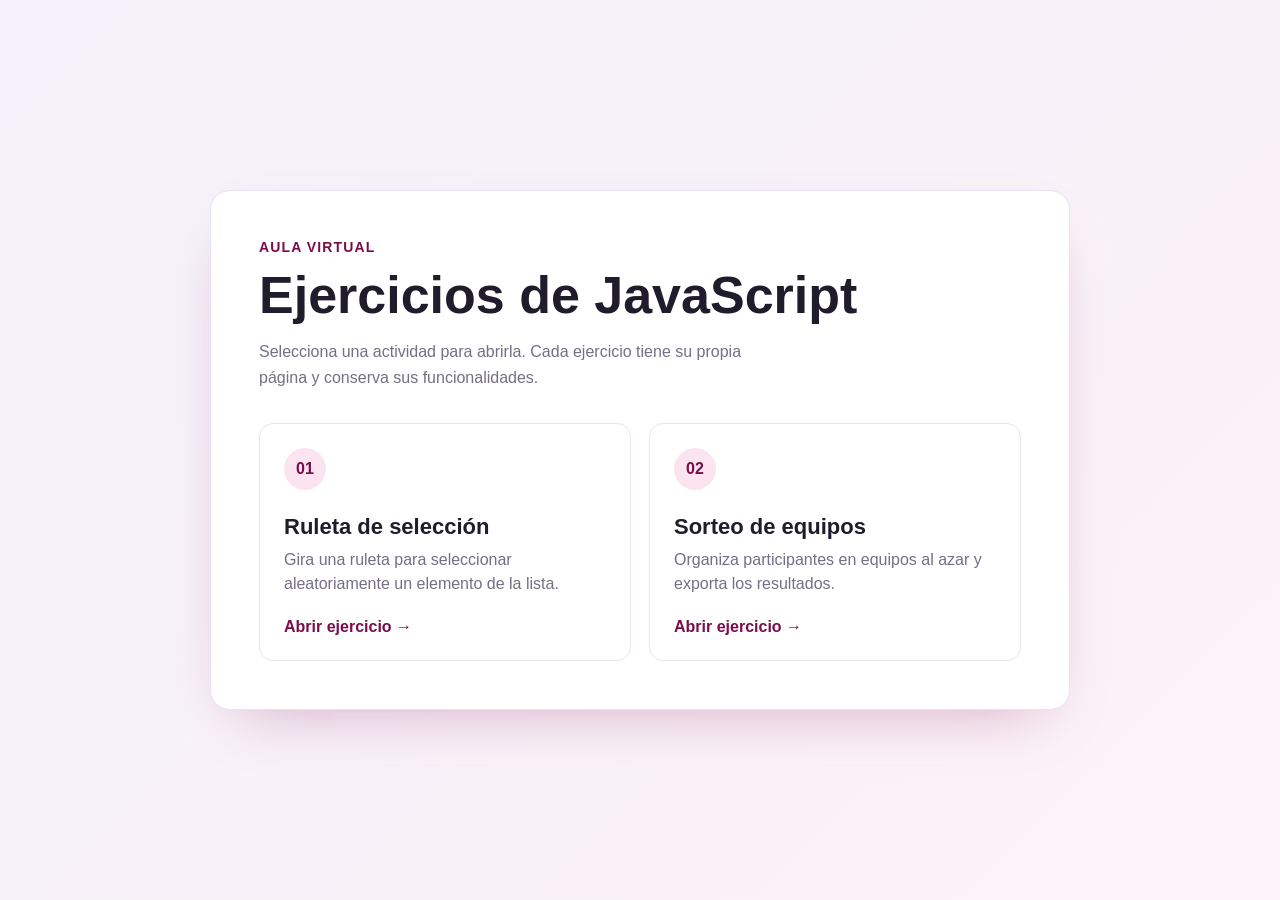
<file: index.html>
<!doctype html>
<html lang="es">
  <head>
    <meta charset="UTF-8" />
    <meta name="viewport" content="width=device-width, initial-scale=1.0" />

    <title>Aula Virtual - Ejercicios</title>

    <style>
      :root {
        --ink: #201c2b;
        --muted: #756e85;
        --accent: #7a0d4a;
        --accent-light: #fbe4f0;
        --border: #e8e3f2;
      }

      * { box-sizing: border-box; }

      body {
        margin: 0;
        min-height: 100vh;
        display: grid;
        place-items: center;
        padding: 32px 16px;
        background: linear-gradient(135deg, #f4f1fa, #fdf2f8);
        color: var(--ink);
        font-family: Arial, Helvetica, sans-serif;
      }

      .menu {
        width: min(860px, 100%);
        padding: 48px;
        background: #fff;
        border: 1px solid var(--border);
        border-radius: 20px;
        box-shadow: 0 24px 60px -30px rgba(122, 13, 74, .35);
      }

      .eyebrow {
        margin: 0 0 10px;
        color: var(--accent);
        font-size: 14px;
        font-weight: 700;
        letter-spacing: .08em;
        text-transform: uppercase;
      }

      h1 { margin: 0; font-size: clamp(32px, 6vw, 52px); }
      .intro { max-width: 58ch; margin: 14px 0 32px; color: var(--muted); line-height: 1.6; }

      .ejercicios {
        display: grid;
        grid-template-columns: repeat(2, minmax(0, 1fr));
        gap: 18px;
      }

      .ejercicio {
        display: flex;
        min-height: 190px;
        flex-direction: column;
        justify-content: space-between;
        padding: 24px;
        border: 1px solid var(--border);
        border-radius: 14px;
        color: inherit;
        text-decoration: none;
        transition: transform .15s ease, border-color .15s ease, box-shadow .15s ease;
      }

      .ejercicio:hover, .ejercicio:focus-visible {
        border-color: var(--accent);
        box-shadow: 0 14px 28px -18px rgba(122, 13, 74, .6);
        transform: translateY(-3px);
      }

      .numero {
        display: inline-grid;
        width: 42px;
        height: 42px;
        place-items: center;
        border-radius: 50%;
        background: var(--accent-light);
        color: var(--accent);
        font-weight: 700;
      }

      h2 { margin: 24px 0 8px; font-size: 22px; }
      .ejercicio p { margin: 0; color: var(--muted); line-height: 1.5; }
      .abrir { margin-top: 22px; color: var(--accent); font-weight: 700; }

      @media (max-width: 620px) {
        .menu { padding: 32px 22px; }
        .ejercicios { grid-template-columns: 1fr; }
      }
    </style>
  </head>

  <body>
    <main class="menu">
      <p class="eyebrow">Aula virtual</p>
      <h1>Ejercicios de JavaScript</h1>
      <p class="intro">Selecciona una actividad para abrirla. Cada ejercicio tiene su propia página y conserva sus funcionalidades.</p>

      <section class="ejercicios" aria-label="Lista de ejercicios">
        <a class="ejercicio" href="ejercicio01.html">
          <div>
            <span class="numero">01</span>
            <h2>Ruleta de selección</h2>
            <p>Gira una ruleta para seleccionar aleatoriamente un elemento de la lista.</p>
          </div>
          <span class="abrir">Abrir ejercicio →</span>
        </a>

        <a class="ejercicio" href="page02.html">
          <div>
            <span class="numero">02</span>
            <h2>Sorteo de equipos</h2>
            <p>Organiza participantes en equipos al azar y exporta los resultados.</p>
          </div>
          <span class="abrir">Abrir ejercicio →</span>
        </a>
      </section>
    </main>
  </body>
</html>
</file>
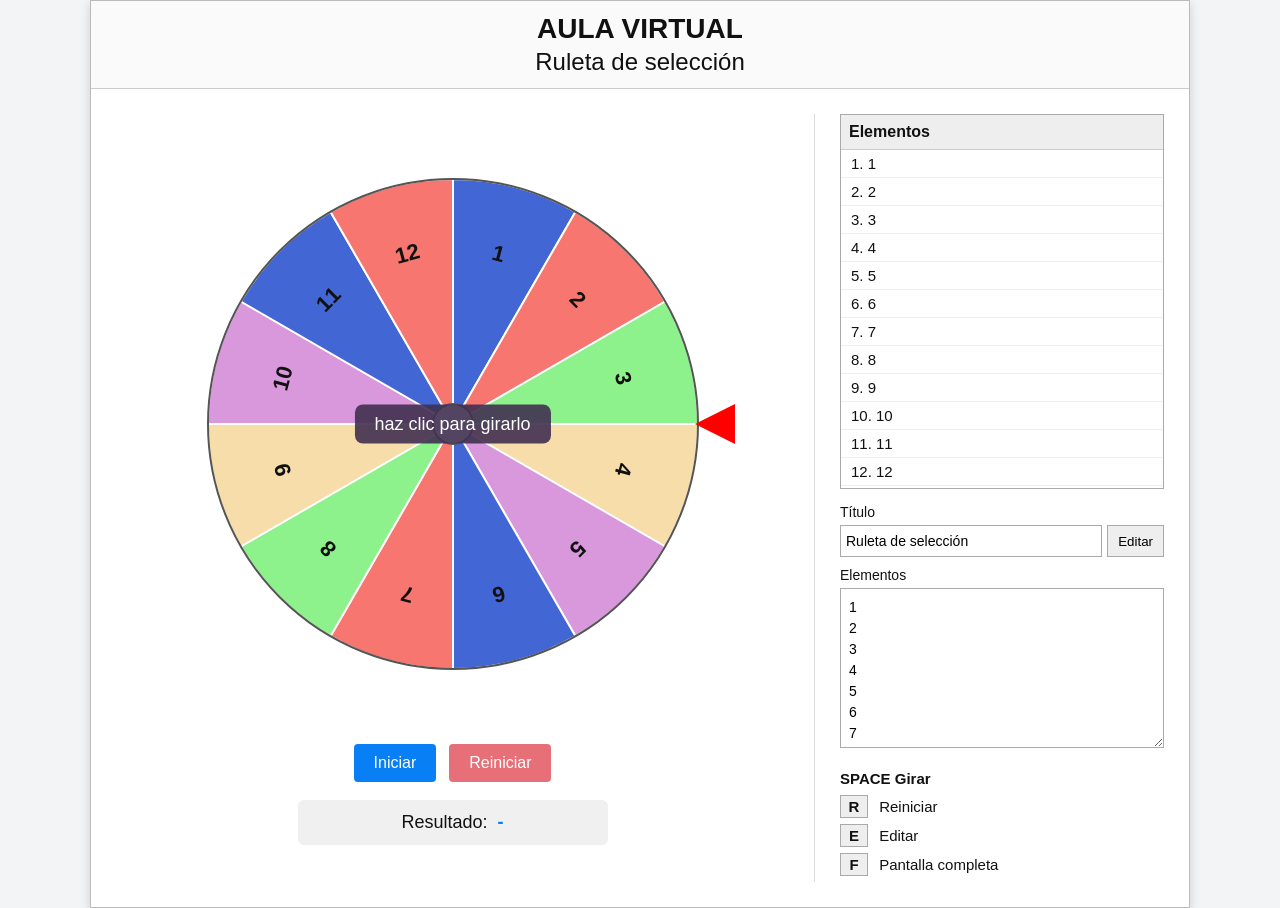
<file: ejercicio01.html>
<!doctype html>
<html lang="es">
  <head>
    <meta charset="UTF-8" />
    <meta name="viewport" content="width=device-width, initial-scale=1.0" />

    <title>Aula Virtual - Ruleta</title>

    <link rel="stylesheet" href="style.css" />
  </head>

  <body>
    <main class="contenedor">
      <header>
        <h1>AULA VIRTUAL</h1>

        <h2 id="tituloPrincipal">Ruleta de selección</h2>
      </header>

      <section class="contenido">
        <div class="zona-ruleta">
          <div class="ruleta-contenedor">
            <canvas id="ruleta" width="500" height="500"> </canvas>

            <div class="puntero"></div>

            <div class="mensaje-ruleta" id="mensajeRuleta">
              haz clic para girarlo
            </div>
          </div>

          <div class="controles">
            <button id="btnIniciar" class="btn iniciar">Iniciar</button>

            <button id="btnReiniciar" class="btn reiniciar">Reiniciar</button>
          </div>

          <div class="resultado">
            <span> Resultado: </span>

            <strong id="resultado"> - </strong>
          </div>
        </div>

        <aside class="panel-derecho">
          <div class="lista">
            <h3>Elementos</h3>

            <div id="listaElementos"></div>
          </div>

          <div class="edicion" id="panelEdicion">
            <label for="titulo"> Título </label>

            <div class="fila-titulo">
              <input type="text" id="titulo" value="Ruleta de selección" />

              <button id="btnEditarTitulo">Editar</button>
            </div>

            <label for="elementos"> Elementos </label>

            <textarea id="elementos" spellcheck="false"> </textarea>
          </div>

          <div class="atajos">
            <h3>SPACE Girar</h3>

            <p>
              <b>R</b>
              Reiniciar
            </p>

            <p>
              <b>E</b>
              Editar
            </p>

            <p>
              <b>F</b>
              Pantalla completa
            </p>
          </div>
        </aside>
      </section>
    </main>

    <script src="script.js"></script>
  </body>
</html>
</file>
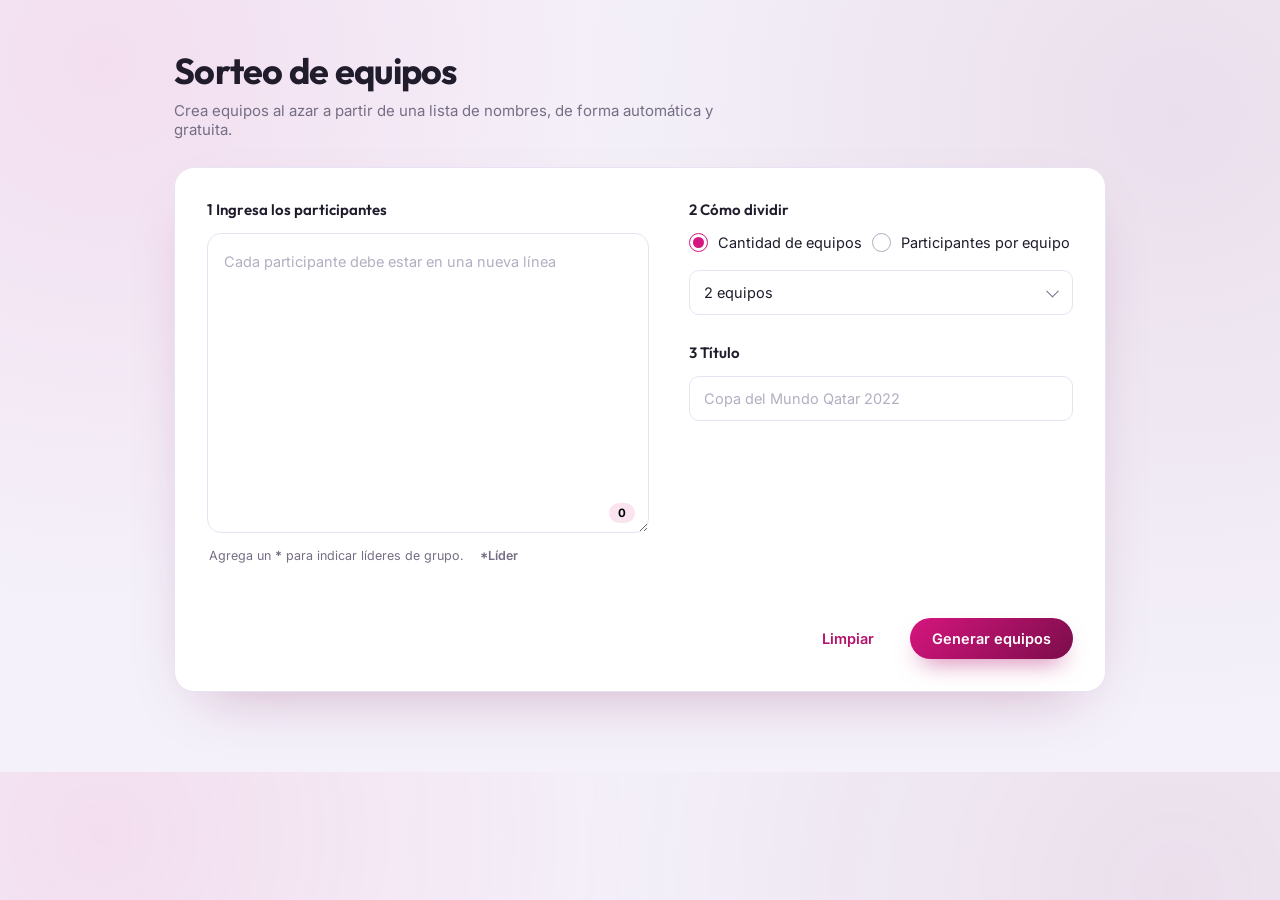
<file: page02.html>
<!doctype html>
<html lang="es">
  <head>
    <meta charset="UTF-8" />
    <meta name="viewport" content="width=device-width, initial-scale=1.0" />
    <title>Sorteo de Equipos</title>
    <link rel="preconnect" href="https://fonts.googleapis.com" />
    <link rel="preconnect" href="https://fonts.gstatic.com" crossorigin />
    <link
      href="https://fonts.googleapis.com/css2?family=Outfit:wght@500;600;700;800&family=Inter:wght@400;500;600&display=swap"
      rel="stylesheet"
    />
    <link rel="stylesheet" href="style02.css" />
  </head>

  <body>
    <div class="page">
      <section id="configScreen" class="screen">
        <header class="page-header">
          <h1>Sorteo de equipos</h1>
          <p class="page-subtitle">
            Crea equipos al azar a partir de una lista de nombres, de forma
            automática y gratuita.
          </p>
        </header>

        <div class="card">
          <div class="card-grid">
            <div class="col">
              <h2 class="col-title">
                1 Ingresa los participantes
              </h2>
              <div class="textarea-wrap">
                <textarea
                  id="participantsInput"
                  maxlength="5100"
                  placeholder="Cada participante debe estar en una nueva línea"
                ></textarea>
                <span id="participantsCount" class="counter">0</span>
              </div>
              <p class="hint">
                Agrega un <strong>*</strong> para indicar líderes de grupo.
                <span class="hint-leader">*Líder</span>
              </p>
              <p class="error" id="participantsError"></p>
            </div>

            <div class="col">
              <h2 class="col-title">
                2 Cómo dividir
              </h2>
              <div class="radio-group">
                <label class="radio">
                  <input
                    type="radio"
                    name="divideMode"
                    value="equipos"
                    id="modeEquipos"
                    checked
                  />
                  <span class="radio-dot"></span>
                  Cantidad de equipos
                </label>
                <label class="radio">
                  <input
                    type="radio"
                    name="divideMode"
                    value="participantes"
                    id="modeParticipantes"
                  />
                  <span class="radio-dot"></span>
                  Participantes por equipo
                </label>
              </div>

              <div class="select-wrap">
                <select id="divideSelect"></select>
              </div>

              <h2 class="col-title col-title-spaced">
                3 Título
              </h2>
              <input
                type="text"
                id="titleInput"
                class="text-input"
                placeholder="Copa del Mundo Qatar 2022"
                maxlength="60"
              />
            </div>
          </div>

          <div class="card-footer">
            <button id="clearBtn" class="btn btn-ghost">Limpiar</button>
            <button id="generateBtn" class="btn btn-primary">
              Generar equipos
            </button>
          </div>
        </div>
      </section>

      <section id="resultsScreen" class="screen hidden">
        <header class="page-header">
          <h1 id="resultsTitle">Resultado del sorteo</h1>
          <button id="backBtn" class="btn btn-text">← Nuevo sorteo</button>
        </header>

        <div id="teamsContainer" class="teams-grid"></div>

        <div class="results-footer">
          <button id="downloadBtn" class="btn btn-outline">
            <svg viewBox="0 0 24 24" width="18" height="18">
              <path
                fill="currentColor"
                d="M12 16l-5-5h3V4h4v7h3l-5 5zm-7 2h14v2H5v-2z"
              />
            </svg>
            Descargar JPG
          </button>
          <button id="copyImageBtn" class="btn btn-outline">
            <svg viewBox="0 0 24 24" width="18" height="18">
              <path
                fill="currentColor"
                d="M16 1H4a2 2 0 0 0-2 2v14h2V3h12V1zm3 4H8a2 2 0 0 0-2 2v14a2 2 0 0 0 2 2h11a2 2 0 0 0 2-2V7a2 2 0 0 0-2-2zm0 16H8V7h11v14z"
              />
            </svg>
            Copiar al portapapeles
          </button>
          <button id="copyColumnsBtn" class="btn btn-primary">
            <svg viewBox="0 0 24 24" width="18" height="18">
              <path
                fill="currentColor"
                d="M3 3h8v8H3V3zm10 0h8v8h-8V3zM3 13h8v8H3v-8zm10 0h8v8h-8v-8z"
              />
            </svg>
            Copiar equipos en columnas
          </button>
        </div>
        <p class="copy-feedback" id="copyFeedback"></p>
      </section>
    </div>

    <canvas id="renderCanvas" class="hidden-canvas"></canvas>

    <script src="main02.js"></script>
  </body>
</html>
</file>
<file: style.css>
* {
  margin: 0;
  padding: 0;
  box-sizing: border-box;
}

body {
  font-family: Arial, Helvetica, sans-serif;
  background: #f3f4f6;
  color: #111;
  min-height: 100vh;
}

.contenedor {
  width: 1100px;
  max-width: 95%;

  min-height: 700px;

  margin: 0 auto;

  background: white;

  border: 1px solid #bbb;

  box-shadow: 0 3px 10px rgba(0, 0, 0, 0.15);
}

header {
  height: 88px;

  display: flex;
  flex-direction: column;

  justify-content: center;
  align-items: center;

  border-bottom: 1px solid #ccc;

  background: #fafafa;
}

header h1 {
  font-size: 28px;
  margin-bottom: 3px;
}

header h2 {
  font-size: 24px;
  font-weight: normal;
}

.contenido {
  display: flex;

  gap: 25px;

  padding: 25px;
}

.zona-ruleta {
  flex: 1;

  display: flex;
  flex-direction: column;

  align-items: center;
}

.ruleta-contenedor {
  position: relative;

  width: 620px;
  height: 620px;

  max-width: 100%;

  display: flex;

  justify-content: center;
  align-items: center;
}

#ruleta {
  width: 500px;
  height: 500px;

  display: block;

  border-radius: 50%;

  transform: rotate(0deg);

  transition: transform 4s cubic-bezier(0.12, 0.75, 0.18, 1);
}

.puntero {
  position: absolute;

  right: 28px;

  top: 50%;

  transform: translateY(-50%);

  width: 0;
  height: 0;

  border-top: 20px solid transparent;

  border-bottom: 20px solid transparent;

  border-right: 40px solid red;

  z-index: 10;
}

.mensaje-ruleta {
  position: absolute;

  top: 50%;
  left: 50%;

  transform: translate(-50%, -50%);

  background: rgba(65, 48, 80, 0.9);

  color: white;

  padding: 9px 20px;

  border-radius: 8px;

  font-size: 18px;

  white-space: nowrap;

  pointer-events: none;

  z-index: 20;
}

.controles {
  display: flex;

  gap: 13px;

  margin-top: 10px;
}

.btn {
  border: none;

  padding: 10px 20px;

  color: white;

  font-size: 16px;

  cursor: pointer;

  border-radius: 4px;
}

.iniciar {
  background: #087ff5;
}

.iniciar:hover {
  background: #066ed1;
}

.reiniciar {
  background: #e76f77;
}

.reiniciar:hover {
  background: #d9545e;
}

.resultado {
  min-width: 310px;

  margin-top: 18px;

  padding: 12px;

  background: #f0f0f0;

  border-radius: 6px;

  text-align: center;

  font-size: 18px;
}

.resultado strong {
  color: #087ff5;

  margin-left: 5px;
}

.panel-derecho {
  width: 350px;

  border-left: 1px solid #ddd;

  padding-left: 25px;
}

.lista {
  width: 100%;

  height: 375px;

  border: 1px solid #aaa;

  overflow-y: auto;

  background: white;
}

.lista h3 {
  position: sticky;

  top: 0;

  padding: 8px;

  margin: 0;

  background: #eeeeee;

  border-bottom: 1px solid #ccc;

  font-size: 16px;
}

.elemento-lista {
  padding: 5px 10px;

  border-bottom: 1px solid #eee;

  font-size: 15px;
}

.edicion {
  margin-top: 15px;
}

.edicion label {
  display: block;

  margin-bottom: 5px;

  font-size: 14px;
}

.fila-titulo {
  display: flex;

  gap: 5px;

  margin-bottom: 10px;
}

.fila-titulo input {
  flex: 1;

  height: 32px;

  padding: 5px;

  border: 1px solid #aaa;

  font-size: 14px;
}

.fila-titulo button {
  padding: 5px 10px;

  border: 1px solid #aaa;

  background: #eee;

  cursor: pointer;
}

.fila-titulo button:hover {
  background: #ddd;
}

#elementos {
  width: 100%;

  height: 160px;

  padding: 8px;

  resize: vertical;

  border: 1px solid #aaa;

  font-family: Arial, Helvetica, sans-serif;

  font-size: 14px;

  line-height: 1.5;
}

.atajos {
  margin-top: 18px;

  font-size: 15px;
}

.atajos h3 {
  margin-bottom: 8px;

  font-size: 15px;
}

.atajos p {
  margin: 6px 0;
}

.atajos b {
  display: inline-block;

  width: 28px;

  padding: 2px;

  margin-right: 7px;

  border: 1px solid #aaa;

  background: #eee;

  text-align: center;
}

.oculto {
  display: none;
}

@media (max-width: 1050px) {
  .contenido {
    flex-direction: column;
  }

  .panel-derecho {
    width: 100%;

    border-left: none;

    border-top: 1px solid #ddd;

    padding-left: 0;

    padding-top: 20px;
  }
}

@media (max-width: 650px) {
  .ruleta-contenedor {
    width: 100vw;
    height: 100vw;
  }

  #ruleta {
    width: 90vw;
    height: 90vw;
  }

  .puntero {
    right: 0;
  }
}
</file>
<file: style02.css>
:root{
  --magenta-900: #7a0d4a;
  --magenta-700: #b3126b;
  --magenta-600: #d6157e;
  --magenta-500: #e8398f;
  --magenta-100: #fbe4f0;
  --magenta-50:  #fdf2f8;

  --ink-900: #201c2b;
  --ink-700: #4a4459;
  --ink-500: #756e85;
  --ink-300: #b3aec2;

  --bg: #f4f1fa;
  --card: #ffffff;
  --border: #e8e3f2;

  --success: #1f9d68;

  --font-display: 'Outfit', 'Inter', sans-serif;
  --font-body: 'Inter', sans-serif;

  --radius-lg: 20px;
  --radius-md: 14px;
  --radius-sm: 10px;

  --shadow-card: 0 24px 60px -30px rgba(122, 13, 74, 0.35);
}

*{ box-sizing: border-box; }

html, body{
  margin: 0;
  padding: 0;
  background: var(--bg);
  background-image:
    radial-gradient(circle at 8% 8%, rgba(230, 57, 143, 0.10), transparent 40%),
    radial-gradient(circle at 92% 15%, rgba(122, 13, 74, 0.08), transparent 45%);
  color: var(--ink-900);
  font-family: var(--font-body);
  -webkit-font-smoothing: antialiased;
}

.hidden{ display: none !important; }
.hidden-canvas{ position: absolute; left: -9999px; top: -9999px; }

/* Layout */
.page{
  max-width: 980px;
  margin: 0 auto;
  padding: 48px 24px 80px;
}

.page-header{
  margin-bottom: 28px;
}
.page-header h1{
  font-family: var(--font-display);
  font-weight: 700;
  font-size: clamp(28px, 4vw, 36px);
  letter-spacing: -0.02em;
  margin: 0 0 8px;
  color: var(--ink-900);
}
.page-subtitle{
  margin: 0;
  color: var(--ink-500);
  font-size: 15px;
  max-width: 60ch;
}

#resultsScreen .page-header{
  display: flex;
  align-items: baseline;
  justify-content: space-between;
  gap: 16px;
  flex-wrap: wrap;
}

/* Card (config screen) */
.card{
  background: var(--card);
  border-radius: var(--radius-lg);
  border: 1px solid var(--border);
  box-shadow: var(--shadow-card);
  padding: 32px;
}

.card-grid{
  display: grid;
  grid-template-columns: 1.15fr 1fr;
  gap: 40px;
}

@media (max-width: 720px){
  .card-grid{ grid-template-columns: 1fr; }
}

.col-title{
  display: flex;
  align-items: center;
  gap: 10px;
  font-family: var(--font-display);
  font-size: 15px;
  font-weight: 600;
  color: var(--ink-900);
  margin: 0 0 14px;
}
.col-title-spaced{ margin-top: 28px; }

/* Textarea */
.textarea-wrap{
  position: relative;
}
textarea#participantsInput{
  width: 100%;
  min-height: 300px;
  resize: vertical;
  border: 1.5px solid var(--border);
  border-radius: var(--radius-md);
  padding: 16px 60px 16px 16px;
  font-family: var(--font-body);
  font-size: 14.5px;
  line-height: 1.6;
  color: var(--ink-900);
  transition: border-color .15s ease, box-shadow .15s ease;
}
textarea#participantsInput::placeholder{ color: var(--ink-300); }
textarea#participantsInput:focus{
  outline: none;
  border-color: var(--magenta-500);
  box-shadow: 0 0 0 4px rgba(230, 57, 143, 0.12);
  background: #fff;
}
.counter{
  position: absolute;
  right: 14px;
  bottom: 14px;
  min-width: 26px;
  text-align: center;
  padding: 3px 8px;
  border-radius: 999px;
  background: var(--magenta-100);
  color: black;
  font-size: 11.5px;
  font-weight: 700;
}
.counter.counter-warn{ background: #d64545; }

.hint{
  margin: 10px 2px 0;
  font-size: 12.5px;
  color: var(--ink-500);
}
.hint-leader{
  display: inline-block;
  margin-left: 4px;
  padding: 1px 8px;
  border-radius: 999px;
  font-weight: 600;
}
.error{
  min-height: 18px;
  margin: 8px 2px 0;
  font-size: 12.5px;
  color: #c62855;
  font-weight: 600;
}

/* Radios */
.radio-group{
  display: flex;
  gap: 10px;
  margin-bottom: 18px;
}
.radio{
  display: flex;
  align-items: center;
  gap: 10px;
  font-size: 14.5px;
  color: var(--ink-900);
  cursor: pointer;
  user-select: none;
}
.radio input{
  position: absolute;
  opacity: 0;
  width: 0; height: 0;
}
.radio-dot{
  width: 19px;
  height: 19px;
  border-radius: 50%;
  border: 1.5px solid var(--ink-300);
  flex-shrink: 0;
  position: relative;
  transition: border-color .15s ease;
}
.radio input:checked + .radio-dot{
  border-color: var(--magenta-600);
}
.radio input:checked + .radio-dot::after{
  content: "";
  position: absolute;
  inset: 3px;
  border-radius: 50%;
  background: var(--magenta-600);
}

/* Select + text input */
.select-wrap select,
.text-input{
  width: 100%;
  padding: 13px 14px;
  border: 1.5px solid var(--border);
  border-radius: var(--radius-sm);
  font-family: var(--font-body);
  font-size: 14.5px;
  color: var(--ink-900);
  background: #fff;
  appearance: none;
  transition: border-color .15s ease, box-shadow .15s ease;
}
.select-wrap{
  position: relative;
  margin-bottom: 4px;
}
.select-wrap::after{
  content: "";
  position: absolute;
  right: 16px;
  top: 50%;
  width: 8px; height: 8px;
  border-right: 1.5px solid var(--ink-500);
  border-bottom: 1.5px solid var(--ink-500);
  transform: translateY(-70%) rotate(45deg);
  pointer-events: none;
}
.select-wrap select:focus,
.text-input:focus{
  outline: none;
  border-color: var(--magenta-500);
  box-shadow: 0 0 0 4px rgba(230, 57, 143, 0.12);
}
.text-input::placeholder{ color: var(--ink-300); }

/* Footer / buttons */
.card-footer{
  margin-top: 28px;
  display: flex;
  justify-content: flex-end;
  align-items: center;
  gap: 14px;
}

.btn{
  font-family: var(--font-body);
  font-size: 14.5px;
  font-weight: 600;
  border-radius: 999px;
  padding: 12px 22px;
  border: none;
  cursor: pointer;
  display: inline-flex;
  align-items: center;
  gap: 8px;
  transition: transform .12s ease, box-shadow .12s ease, background .15s ease, opacity .12s ease;
}
.btn:active{ transform: scale(0.97); }

.btn-primary{
  background: linear-gradient(135deg, var(--magenta-600), var(--magenta-900));
  color: #fff;
  box-shadow: 0 12px 24px -10px rgba(179, 18, 107, 0.6);
}
.btn-primary:hover{ box-shadow: 0 14px 28px -8px rgba(179, 18, 107, 0.7); }
.btn-primary:disabled{
  opacity: .5;
  cursor: not-allowed;
  box-shadow: none;
}

.btn-ghost{
  background: transparent;
  color: var(--magenta-700);
}
.btn-ghost:hover{ background: var(--magenta-100); }

.btn-outline{
  background: #fff;
  color: var(--ink-900);
  border: 1.5px solid var(--border);
}
.btn-outline:hover{ border-color: var(--magenta-500); color: var(--magenta-700); }

.btn-text{
  background: none;
  color: var(--magenta-700);
  padding: 6px 4px;
}
.btn-text:hover{ text-decoration: underline; }

/* Results screen */
.teams-grid{
  display: grid;
  grid-template-columns: repeat(auto-fit, minmax(220px, 1fr));
  gap: 20px;
  margin-bottom: 32px;
}

.team-card{
  background: var(--card);
  border: 1px solid var(--border);
  border-radius: var(--radius-lg);
  padding: 20px;
  box-shadow: var(--shadow-card);
  opacity: 0;
  transform: translateY(10px);
  animation: team-in .35s ease forwards;
}
@keyframes team-in{
  to{ opacity: 1; transform: translateY(0); }
}

.team-card h3{
  font-family: var(--font-display);
  margin: 0 0 4px;
  font-size: 17px;
  color: var(--magenta-900);
}
.team-card .team-sub{
  margin: 0 0 14px;
  font-size: 12.5px;
  color: var(--ink-500);
}

.team-members{
  list-style: none;
  margin: 0;
  padding: 0;
  display: flex;
  flex-direction: column;
  gap: 8px;
  min-height: 20px;
}
.team-members li{
  display: flex;
  align-items: center;
  gap: 8px;
  padding: 9px 12px;
  background: var(--magenta-50);
  border-radius: var(--radius-sm);
  font-size: 14px;
  color: var(--ink-900);
  opacity: 0;
  transform: translateX(-6px);
  animation: member-in .3s ease forwards;
}
@keyframes member-in{
  to{ opacity: 1; transform: translateX(0); }
}
.leader-badge{
  display: inline-flex;
  align-items: center;
  justify-content: center;
  width: 18px; height: 18px;
  border-radius: 50%;
  background: var(--magenta-600);
  color: #fff;
  font-size: 10px;
  flex-shrink: 0;
}

.results-footer{
  display: flex;
  flex-wrap: wrap;
  gap: 12px;
  justify-content: flex-end;
}
.copy-feedback{
  text-align: right;
  min-height: 20px;
  margin: 10px 0 0;
  font-size: 13px;
  font-weight: 600;
  color: var(--success);
}
</file>
